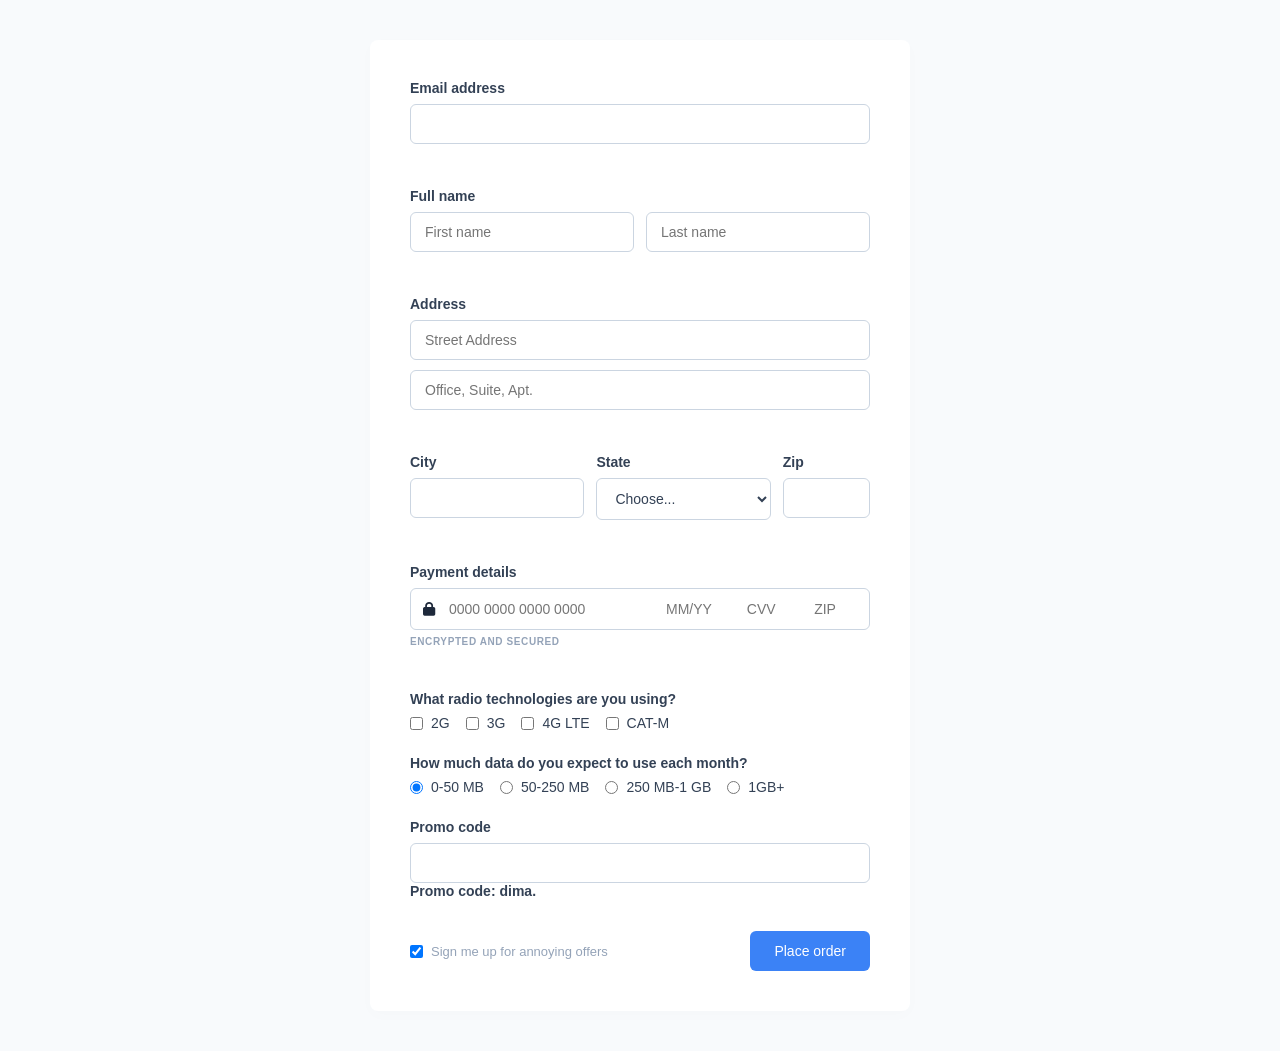
<file: index.html>
<!doctype html>
<html lang="en">
  <head>
    <meta charset="UTF-8" />
    <meta name="viewport" content="width=device-width, initial-scale=1.0" />
    <title>Order Checkout</title>
    <link rel="stylesheet" href="./style.css" />
    <link
      rel="stylesheet"
      href="https://cdnjs.cloudflare.com/ajax/libs/font-awesome/6.4.0/css/all.min.css"
    />
  </head>
  <body>
    <div class="checkout-card">
      <form id="checkoutForm" novalidate>
        <div class="form-group" id="emailGroup">
          <label for="emailInput" class="field-label">Email address</label>
          <div class="input-container" id="emailContainer">
            <input type="email" id="emailInput" class="form-input" required />
          </div>
          <span class="validation-message" id="emailError"></span>
        </div>

        <div class="form-group">
          <label class="field-label">Full name</label>
          <div class="field-row">
            <input
              type="text"
              id="firstName"
              class="form-input"
              placeholder="First name"
              required
            />
            <input
              type="text"
              id="lastName"
              class="form-input"
              placeholder="Last name"
              required
            />
          </div>
          <span class="validation-message" id="nameError"></span>
        </div>

        <div class="form-group">
          <label class="field-label">Address</label>
          <input
            type="text"
            id="streetAddress"
            class="form-input spacer-bottom"
            placeholder="Street Address"
            required
          />
          <input
            type="text"
            id="aptAddress"
            class="form-input"
            placeholder="Office, Suite, Apt."
          />
          <span class="validation-message" id="addressError"></span>
        </div>

        <div class="form-group">
          <div class="geo-grid">
            <div class="geo-cell">
              <label for="cityInput" class="field-label">City</label>
              <input type="text" id="cityInput" class="form-input" required />
            </div>
            <div class="geo-cell">
              <label for="stateSelect" class="field-label">State</label>
              <select id="stateSelect" class="form-select" required>
                <option value="" disabled selected>Choose...</option>
                <option value="IL">Miami</option>
                <option value="NY">New York</option>
                <option value="CA">California</option>
              </select>
            </div>
            <div class="geo-cell zip-size">
              <label for="zipInput" class="field-label">Zip</label>
              <input type="text" id="zipInput" class="form-input" required />
            </div>
          </div>
          <span class="validation-message" id="geoError"></span>
        </div>

        <div class="form-group">
          <label class="field-label">Payment details</label>
          <div class="secure-payment-field" id="paymentContainer">
            <i class="fa-solid fa-lock lock-icon"></i>
            <input
              type="text"
              id="cardNumber"
              class="card-element card-num"
              placeholder="0000 0000 0000 0000"
              maxlength="19"
              required
            />
            <input
              type="text"
              id="cardExpiry"
              class="card-element card-exp"
              placeholder="MM/YY"
              maxlength="5"
              required
            />
            <input
              type="text"
              id="cardCvv"
              class="card-element card-cvv"
              placeholder="CVV"
              maxlength="3"
              required
            />
            <input
              type="text"
              id="cardZip"
              class="card-element card-zip"
              placeholder="ZIP"
              maxlength="5"
              required
            />
          </div>
          <div class="secure-caption">ENCRYPTED AND SECURED</div>
          <span class="validation-message" id="paymentError"></span>
        </div>

        <div class="form-group">
          <label class="field-label"
            >What radio technologies are you using?</label
          >
          <div class="selectable-flex">
            <label class="option-label"
              ><input type="checkbox" name="tech" value="2G" /><span
                >2G</span
              ></label
            >
            <label class="option-label"
              ><input type="checkbox" name="tech" value="3G" /><span
                >3G</span
              ></label
            >
            <label class="option-label"
              ><input type="checkbox" name="tech" value="4G LTE" /><span
                >4G LTE</span
              ></label
            >
            <label class="option-label"
              ><input type="checkbox" name="tech" value="CAT-M" /><span
                >CAT-M</span
              ></label
            >
          </div>
        </div>

        <div class="form-group">
          <label class="field-label"
            >How much data do you expect to use each month?</label
          >
          <div class="selectable-flex">
            <label class="option-label"
              ><input
                type="radio"
                name="dataLimit"
                value="0-50 MB"
                checked
              /><span>0-50 MB</span></label
            >
            <label class="option-label"
              ><input type="radio" name="dataLimit" value="50-250 MB" /><span
                >50-250 MB</span
              ></label
            >
            <label class="option-label"
              ><input type="radio" name="dataLimit" value="250 MB-1 GB" /><span
                >250 MB-1 GB</span
              ></label
            >
            <label class="option-label"
              ><input type="radio" name="dataLimit" value="1GB+" /><span
                >1GB+</span
              ></label
            >
          </div>
        </div>

        <div class="form-group" id="promoGroup">
          <label for="promoInput" class="field-label">Promo code</label>
          <div class="input-container" id="promoContainer">
            <input type="text" id="promoInput" class="form-input" />
          </div>
          <h2 class="field-label">Promo code: dima.</h2>
        </div>

        <div class="form-submit-row">
          <label class="marketing-opt-in">
            <input type="checkbox" id="annoyingOffers" checked />
            <span class="opt-in-text">Sign me up for annoying offers</span>
          </label>
          <button type="submit" class="submit-button">Place order</button>
        </div>
      </form>
    </div>

    <script src="./script.js"></script>
  </body>
</html>
</file>
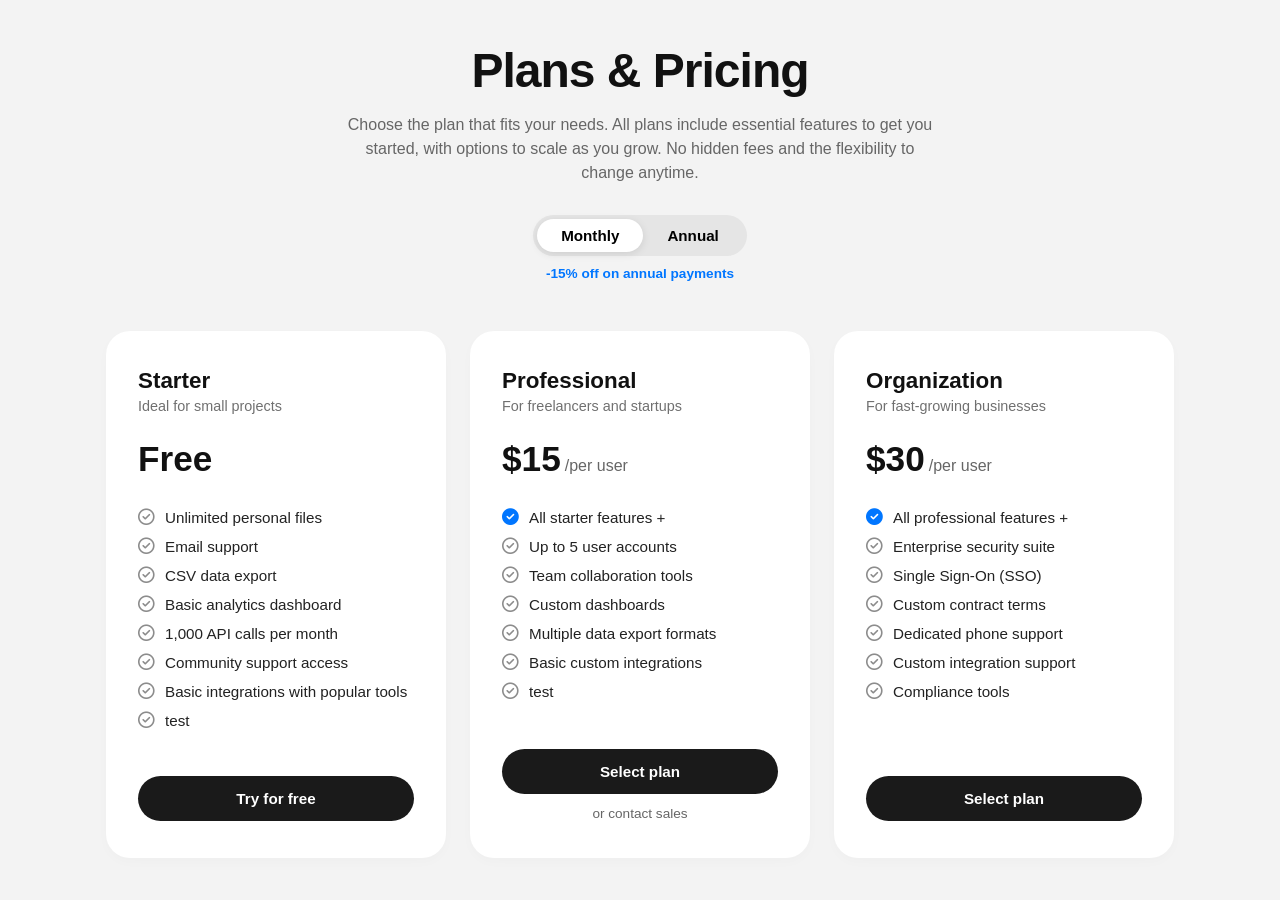
<file: index2.html>
<!doctype html>
<html lang="uk">
  <head>
    <meta charset="UTF-8" />
    <meta name="viewport" content="width=device-width, initial-scale=1.0" />
    <title>Plans & Pricing</title>
    <link
      rel="stylesheet"
      href="https://cdnjs.cloudflare.com/ajax/libs/font-awesome/6.4.0/css/all.min.css"
    />
    <link rel="stylesheet" href="style2.css" />
  </head>
  <body>
    <div class="pricing-container">
      <header class="pricing-header">
        <h1>Plans & Pricing</h1>
        <p>
          Choose the plan that fits your needs. All plans include essential
          features to get you started, with options to scale as you grow. No
          hidden fees and the flexibility to change anytime.
        </p>

        <div class="toggle-container">
          <div class="toggle-buttons">
            <button class="toggle-btn active">Monthly</button>
            <button class="toggle-btn">Annual</button>
          </div>
          <span class="discount-text">-15% off on annual payments</span>
        </div>
      </header>

      <div class="pricing-grid">
        <div class="pricing-card">
          <div class="card-content">
            <h2 class="plan-name">Starter</h2>
            <p class="plan-desc">Ideal for small projects</p>
            <div class="plan-price">Free</div>

            <ul class="features-list" id="starter-features"></ul>

            <button class="btn-primary">Try for free</button>
          </div>
        </div>

        <div class="pricing-card featured-hover">
          <div class="badge">MOST POPULAR PLAN</div>
          <div class="card-content">
            <h2 class="plan-name">Professional</h2>
            <p class="plan-desc">For freelancers and startups</p>
            <div class="plan-price">
              $15 <span class="period">/per user</span>
            </div>

            <ul class="features-list" id="professional-features"></ul>

            <button class="btn-primary">Select plan</button>
            <a href="#" class="contact-sales">or contact sales</a>
          </div>
        </div>

        <div class="pricing-card">
          <div class="card-content">
            <h2 class="plan-name">Organization</h2>
            <p class="plan-desc">For fast-growing businesses</p>
            <div class="plan-price">
              $30 <span class="period">/per user</span>
            </div>

            <ul class="features-list" id="organization-features"></ul>

            <button class="btn-primary">Select plan</button>
          </div>
        </div>
      </div>
    </div>
    <script src="./loopExample.js"></script>
  </body>
</html>
</file>
<file: style.css>
* {
    box-sizing: border-box;
    margin: 0;
    padding: 0;
}

body {
    background-color: #f8fafc;
    font-family: -apple-system, BlinkMacSystemFont, "Segoe UI", Roboto, sans-serif;
    display: flex;
    justify-content: center;
    align-items: center;
    padding: 40px 16px;
}

.checkout-card {
    background: #ffffff;
    width: 100%;
    max-width: 540px;
    padding: 40px;
    border-radius: 8px;
    box-shadow: 0 4px 16px rgba(0, 0, 0, 0.015);
}

.form-group {
    margin-bottom: 24px;
}

.field-label {
    display: block;
    font-size: 14px;
    font-weight: 600;
    color: #334155;
    margin-bottom: 8px;
}


.input-container {
    position: relative;
    display: flex;
    align-items: center;
}

.form-input,
.form-select {
    width: 100%;
    padding: 11px 14px;
    border: 1px solid #cbd5e1;
    border-radius: 6px;
    font-size: 14px;
    color: #334155;
    outline: none;
    background-color: #fff;
    transition: border-color 0.15s ease;
}

.form-input:focus,
.form-select:focus {
    border-color: #2563eb;
}

.spacer-bottom {
    margin-bottom: 10px;
}


.field-row {
    display: flex;
    gap: 12px;
}

.field-row>.form-input {
    flex: 1;
}

.geo-grid {
    display: flex;
    gap: 12px;
}

.geo-cell {
    flex: 2;
}

.geo-cell.zip-size {
    flex: 1;
}


.secure-payment-field {
    display: flex;
    align-items: center;
    border: 1px solid #cbd5e1;
    border-radius: 6px;
    padding: 0 12px;
    background: #ffffff;
    width: 100%;
    overflow: hidden;
}

.secure-payment-field:focus-within {
    border-color: #2563eb;
}

.lock-icon {
    color: #1e293b;
    margin-right: 10px;
    font-size: 14px;
    flex-shrink: 0;
}

.card-element {
    border: none;
    padding: 12px 4px;
    font-size: 14px;
    outline: none;
    background: transparent;
    color: #334155;
    width: 100%;
    min-width: 0;
    text-align: center;
}

.card-num {
    flex: 3.5;
    text-align: left;
    padding-left: 4px;
}

.card-exp {
    flex: 1.3;
}

.card-cvv {
    flex: 1;
}

.card-zip {
    flex: 1;
}

.secure-caption {
    font-size: 10px;
    font-weight: 700;
    color: #94a3b8;
    margin-top: 6px;
    letter-spacing: 0.6px;
}


.selectable-flex {
    display: flex;
    gap: 16px;
    flex-wrap: wrap;
    margin-top: 6px;
}

.option-label {
    display: inline-flex;
    align-items: center;
    gap: 8px;
    cursor: pointer;
    font-size: 14px;
    color: #334155;
}


.dynamic-icon {
    position: absolute;
    right: 14px;
    font-size: 16px;
    pointer-events: none;
}

.dynamic-icon.error-color {
    color: #ef4444;
}

.dynamic-icon.success-color {
    color: #10b981;
}


.has-error .form-input,
.has-error .secure-payment-field {
    border-color: #ef4444 !important;
}

.has-error .field-label {
    color: #ef4444;
}

.has-success .form-input {
    border-color: #10b981 !important;
    background-color: #f0fdf4;
}


.validation-message {
    display: block;
    color: #ef4444;
    font-size: 11px;
    font-weight: 600;
    text-transform: uppercase;
    margin-top: 6px;
    min-height: 14px;
}


.form-submit-row {
    display: flex;
    justify-content: space-between;
    align-items: center;
    margin-top: 32px;
}

.marketing-opt-in {
    display: flex;
    align-items: center;
    gap: 8px;
    cursor: pointer;
}

.opt-in-text {
    font-size: 13px;
    color: #94a3b8;
}

.submit-button {
    background-color: #3b82f6;
    color: #ffffff;
    border: none;
    padding: 12px 24px;
    border-radius: 6px;
    font-size: 14px;
    font-weight: 500;
    cursor: pointer;
    transition: background-color 0.15s ease;
}

.submit-button:hover {
    background-color: #2563eb;
}
</file>
<file: style2.css>
* {
    margin: 0;
    padding: 0;
    box-sizing: border-box;
    font-family: 'Segoe UI', Tahoma, Geneva, Verdana, sans-serif;
}

body {
    background-color: #f3f3f3;
    color: #111111;
    display: flex;
    justify-content: center;
    align-items: center;
    min-height: 100vh;
    padding: 40px 20px;
}

.pricing-container {
    max-width: 1200px;
    width: 100%;
    text-align: center;
}

.pricing-header h1 {
    font-size: 3rem;
    font-weight: 700;
    margin-bottom: 15px;
    letter-spacing: -1px;
}

.pricing-header p {
    color: #666;
    max-width: 600px;
    margin: 0 auto 30px auto;
    font-size: 1rem;
    line-height: 1.5;
}

.toggle-container {
    margin-bottom: 50px;
    display: flex;
    flex-direction: column;
    align-items: center;
    gap: 10px;
}

.toggle-buttons {
    background-color: #e5e5e5;
    padding: 4px;
    border-radius: 30px;
    display: inline-flex;
}

.toggle-btn {
    border: none;
    background: transparent;
    padding: 8px 24px;
    font-size: 0.95rem;
    font-weight: 600;
    cursor: pointer;
    border-radius: 20px;
    transition: all 0.2s ease;
}

.toggle-btn.active {
    background-color: #fff;
    box-shadow: 0 2px 8px rgba(0, 0, 0, 0.1);
}

.discount-text {
    color: #0076ff;
    font-size: 0.85rem;
    font-weight: 600;
}

.pricing-grid {
    display: flex;
    justify-content: center;
    align-items: stretch;
    gap: 24px;
    flex-wrap: wrap;
    margin-top: 20px;
}

.pricing-card {
    background: #ffffff;
    border: 2px solid transparent;
    border-radius: 24px;
    width: 340px;
    display: flex;
    flex-direction: column;
    position: relative;
    overflow: hidden;
    transition: transform 0.3s cubic-bezier(0.16, 1, 0.3, 1),
        border-color 0.3s ease,
        box-shadow 0.3s ease;
    box-shadow: 0 4px 12px rgba(0, 0, 0, 0.02);
}

.card-content {
    padding: 35px 30px;
    display: flex;
    flex-direction: column;
    height: 100%;
    text-align: left;
    transition: padding-top 0.3s ease;
}

.plan-name {
    font-size: 1.4rem;
    font-weight: 700;
    margin-bottom: 4px;
}

.plan-desc {
    color: #707070;
    font-size: 0.9rem;
    margin-bottom: 25px;
}

.plan-price {
    font-size: 2.2rem;
    font-weight: 700;
    margin-bottom: 30px;
    display: flex;
    align-items: baseline;
}

.plan-price .period {
    font-size: 1rem;
    color: #666;
    font-weight: 500;
    margin-left: 4px;
}

.features-list {
    list-style: none;
    margin-bottom: 35px;
    flex-grow: 1;
}

.features-list li {
    font-size: 0.95rem;
    margin-bottom: 12px;
    color: #222;
    display: flex;
    align-items: center;
    gap: 10px;
}

.features-list li i {
    color: #8c8c8c;
    font-size: 1.05rem;
}

.features-list li.highlight i {
    color: #0076ff;
}

.btn-primary {
    background-color: #1a1a1a;
    color: #ffffff;
    border: none;
    padding: 14px;
    border-radius: 30px;
    font-size: 0.95rem;
    font-weight: 600;
    cursor: pointer;
    width: 100%;
    transition: background-color 0.2s ease;
}

.btn-primary:hover {
    background-color: #333333;
}

.contact-sales {
    display: block;
    text-align: center;
    color: #666;
    font-size: 0.85rem;
    margin-top: 12px;
    text-decoration: none;
}

.contact-sales:hover {
    text-decoration: underline;
}

.pricing-card .badge {
    background-color: #ffb700;
    color: #111111;
    font-size: 0.75rem;
    font-weight: 800;
    letter-spacing: 1px;
    text-align: center;
    padding: 10px 0;
    width: 100%;
    position: absolute;
    top: -40px;
    left: 0;
    transition: top 0.3s ease;
}

.pricing-card.featured-hover:hover {
    transform: scale(1.03);
    border-color: #ffb700;
    box-shadow: 0 20px 40px rgba(255, 183, 0, 0.15);
}

.pricing-card.featured-hover:hover .badge {
    top: 0;
}

.pricing-card.featured-hover:hover .card-content {
    padding-top: 55px;
}
</file>
